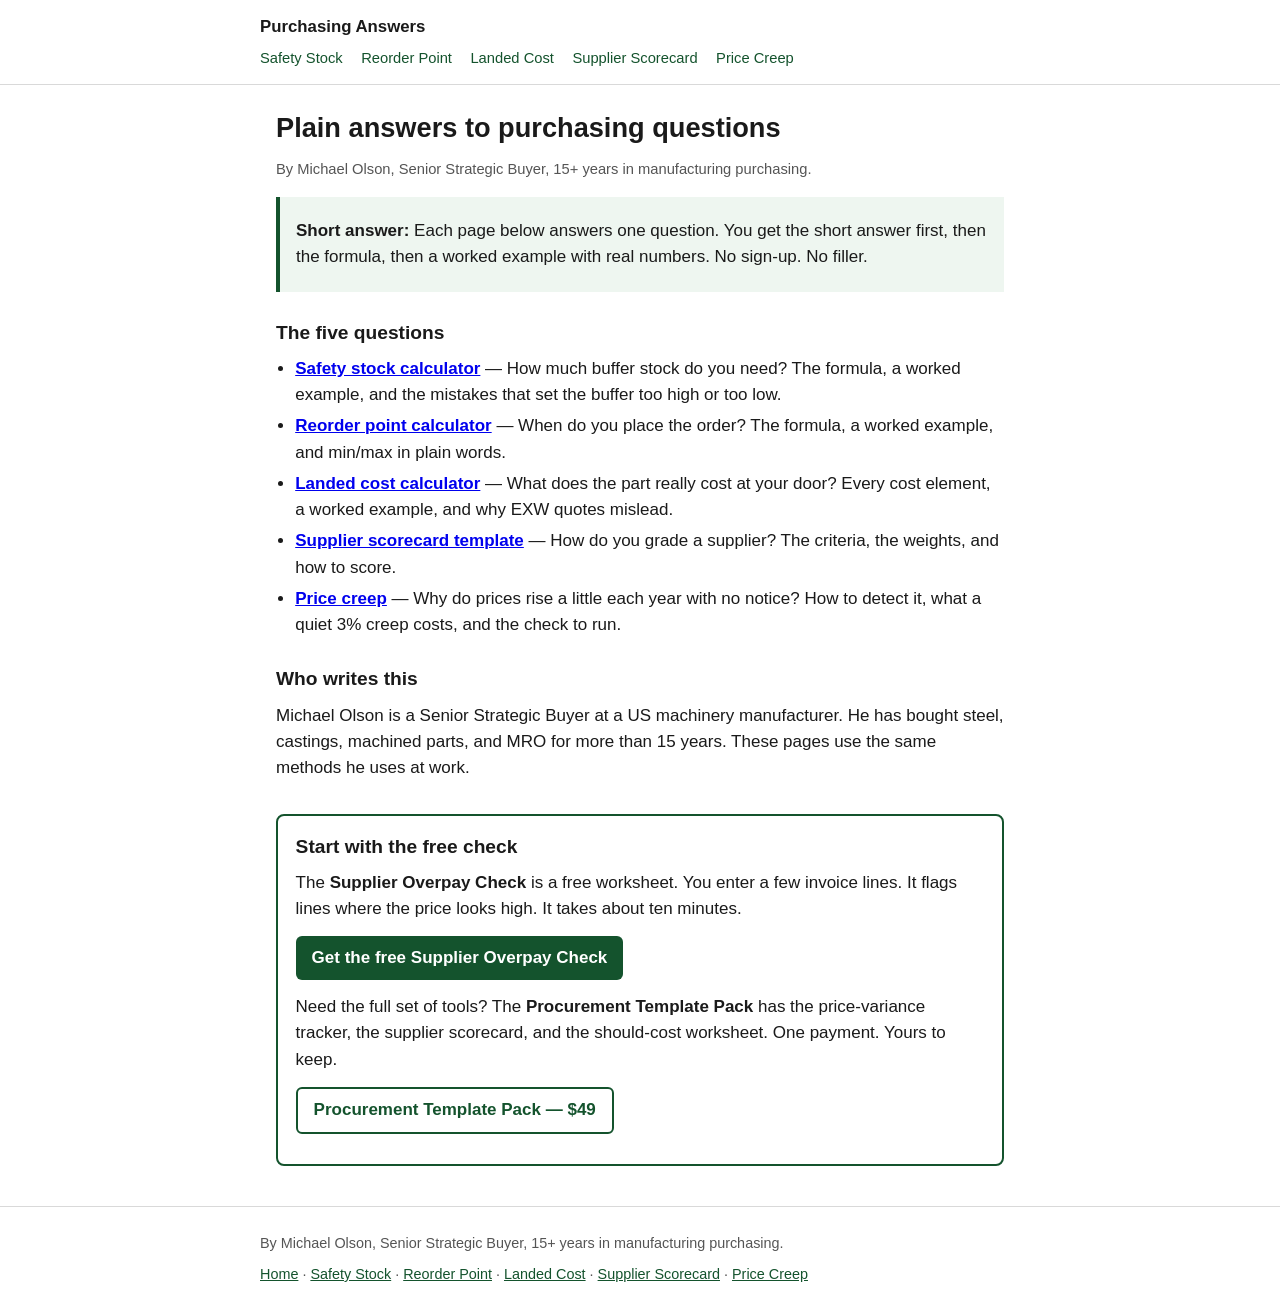
<file: index.html>
<!DOCTYPE html>
<html lang="en">
<head>
<meta charset="utf-8">
<meta name="viewport" content="width=device-width, initial-scale=1">
<title>Purchasing Answers — Safety Stock, Reorder Point, Landed Cost, Scorecards, Price Creep</title>
<meta name="description" content="Short, plain answers to common purchasing questions: safety stock, reorder point, landed cost, supplier scorecards, and price creep. Formulas and worked examples. By Michael Olson, Senior Strategic Buyer.">
<link rel="stylesheet" href="style.css">
</head>
<body>
<header class="site">
  <div class="wrap">
    <a class="brand" href="index.html">Purchasing Answers</a>
    <nav class="pages" aria-label="Pages">
      <a href="safety-stock-calculator.html">Safety Stock</a>
      <a href="reorder-point-calculator.html">Reorder Point</a>
      <a href="landed-cost-calculator.html">Landed Cost</a>
      <a href="supplier-scorecard-template.html">Supplier Scorecard</a>
      <a href="price-creep.html">Price Creep</a>
    </nav>
  </div>
</header>
<main>
  <article>
    <h1>Plain answers to purchasing questions</h1>
    <p class="byline">By Michael Olson, Senior Strategic Buyer, 15+ years in manufacturing purchasing.</p>

    <div class="short-answer">
      <p><strong>Short answer:</strong> Each page below answers one question. You get the short answer first, then the formula, then a worked example with real numbers. No sign-up. No filler.</p>
    </div>

    <h2>The five questions</h2>
    <ul>
      <li><a href="safety-stock-calculator.html"><strong>Safety stock calculator</strong></a> — How much buffer stock do you need? The formula, a worked example, and the mistakes that set the buffer too high or too low.</li>
      <li><a href="reorder-point-calculator.html"><strong>Reorder point calculator</strong></a> — When do you place the order? The formula, a worked example, and min/max in plain words.</li>
      <li><a href="landed-cost-calculator.html"><strong>Landed cost calculator</strong></a> — What does the part really cost at your door? Every cost element, a worked example, and why EXW quotes mislead.</li>
      <li><a href="supplier-scorecard-template.html"><strong>Supplier scorecard template</strong></a> — How do you grade a supplier? The criteria, the weights, and how to score.</li>
      <li><a href="price-creep.html"><strong>Price creep</strong></a> — Why do prices rise a little each year with no notice? How to detect it, what a quiet 3% creep costs, and the check to run.</li>
    </ul>

    <h2>Who writes this</h2>
    <p>Michael Olson is a Senior Strategic Buyer at a US machinery manufacturer. He has bought steel, castings, machined parts, and MRO for more than 15 years. These pages use the same methods he uses at work.</p>

    <section class="funnel" aria-label="Free check and tools">
      <h2>Start with the free check</h2>
      <p>The <strong>Supplier Overpay Check</strong> is a free worksheet. You enter a few invoice lines. It flags lines where the price looks high. It takes about ten minutes.</p>
      <p><a class="btn" href="https://darkgyft0.gumroad.com/l/supplier-overpay-check">Get the free Supplier Overpay Check</a></p>
      <p>Need the full set of tools? The <strong>Procurement Template Pack</strong> has the price-variance tracker, the supplier scorecard, and the should-cost worksheet. One payment. Yours to keep.</p>
      <p><a class="btn secondary" href="https://payhip.com/b/4yIVm">Procurement Template Pack — $49</a></p>
    </section>
  </article>
</main>
<footer class="site">
  <div class="wrap">
    <p>By Michael Olson, Senior Strategic Buyer, 15+ years in manufacturing purchasing.</p>
    <p><a href="index.html">Home</a> · <a href="safety-stock-calculator.html">Safety Stock</a> · <a href="reorder-point-calculator.html">Reorder Point</a> · <a href="landed-cost-calculator.html">Landed Cost</a> · <a href="supplier-scorecard-template.html">Supplier Scorecard</a> · <a href="price-creep.html">Price Creep</a></p>
  </div>
</footer>
</body>
</html>
</file>
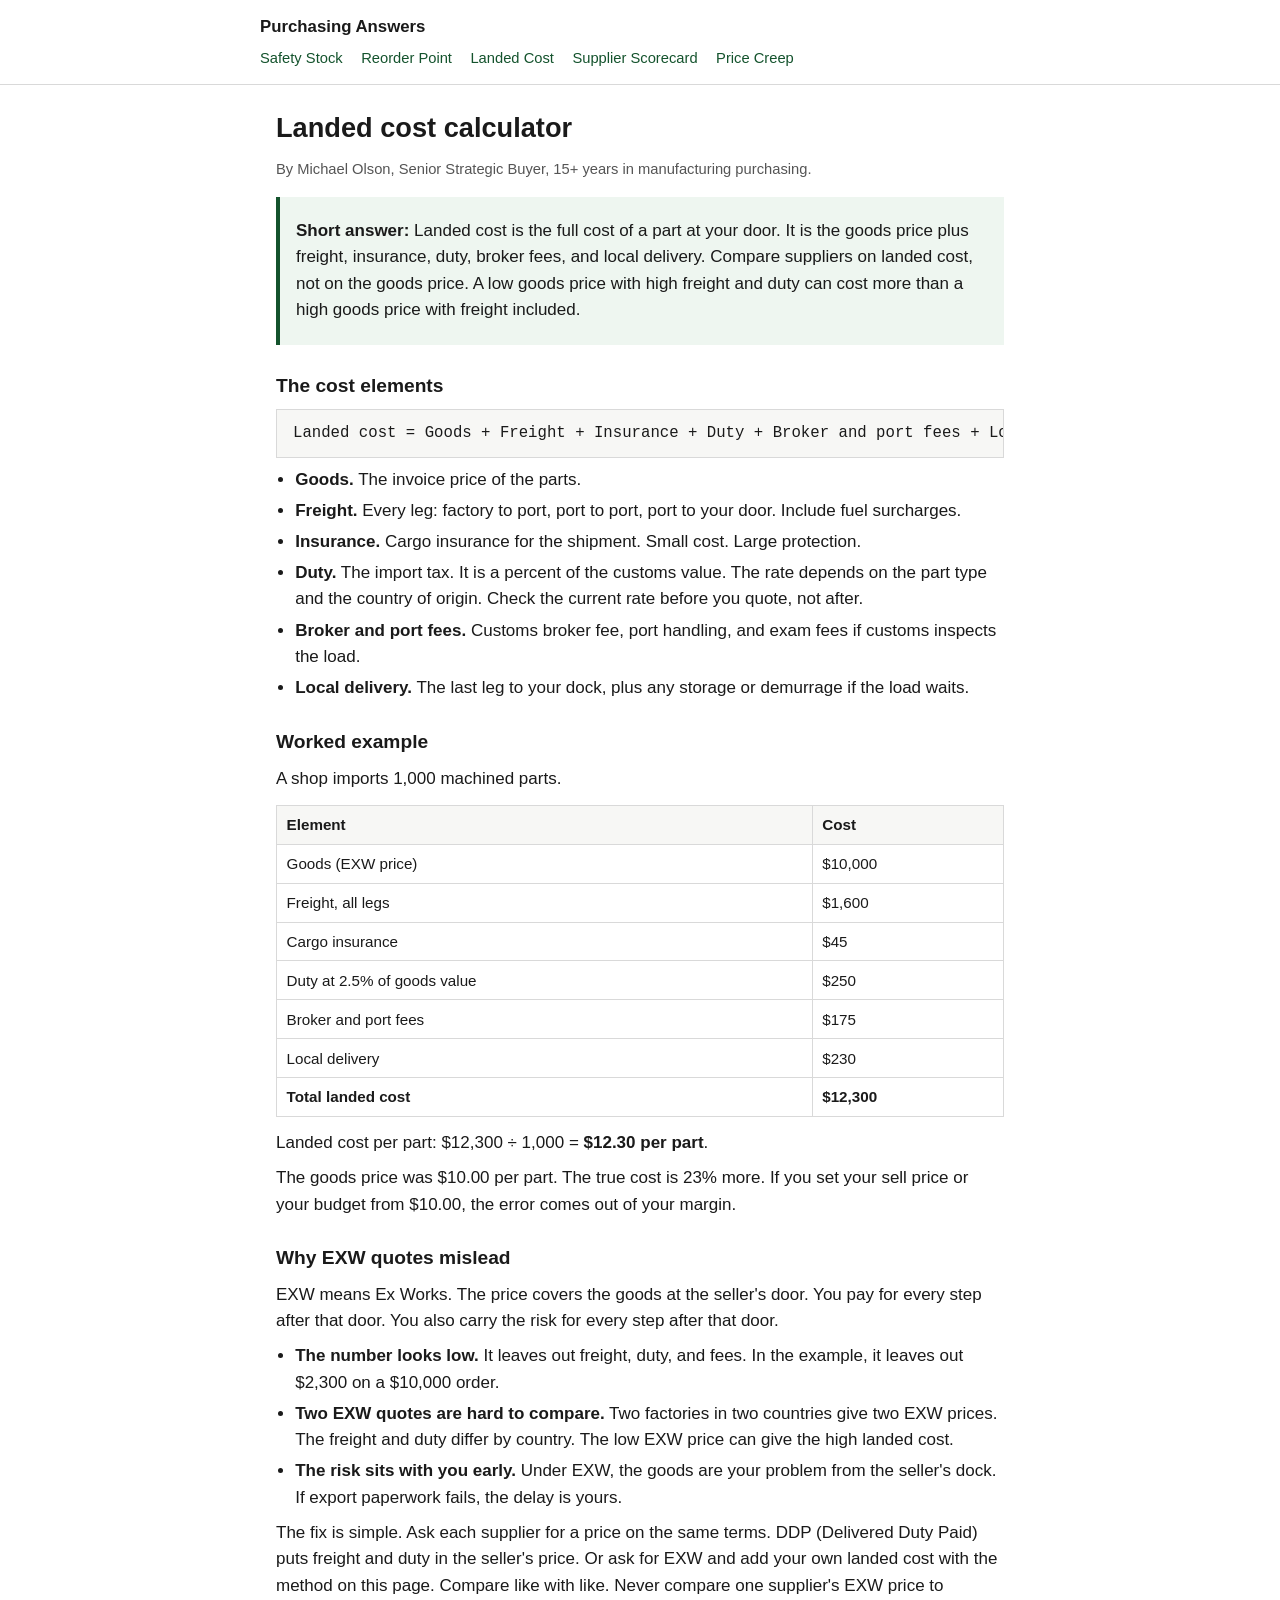
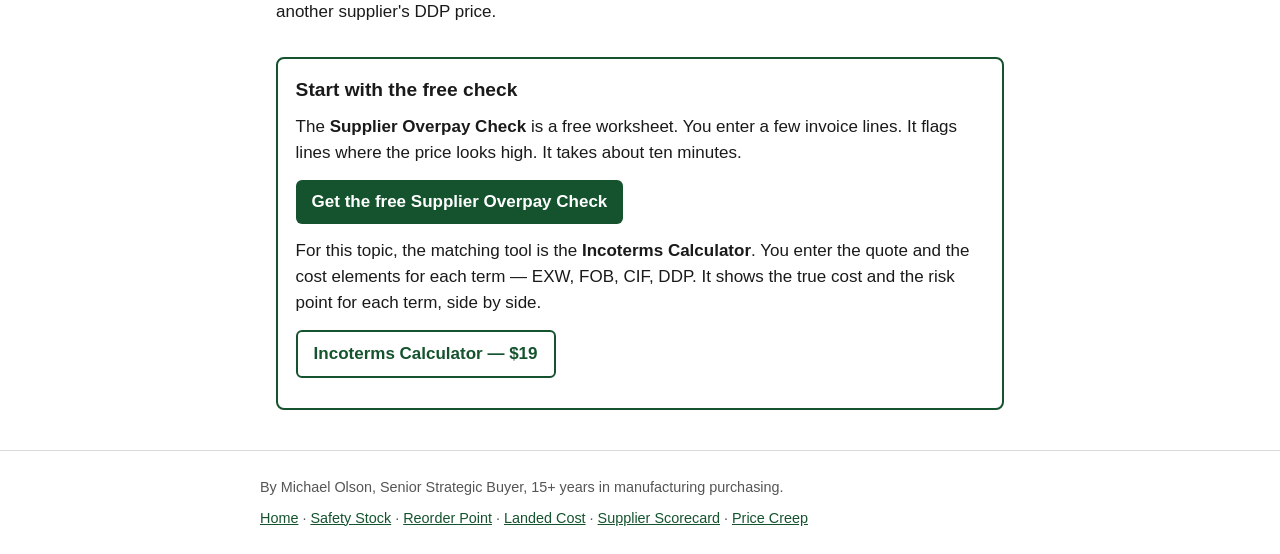
<file: landed-cost-calculator.html>
<!DOCTYPE html>
<html lang="en">
<head>
<meta charset="utf-8">
<meta name="viewport" content="width=device-width, initial-scale=1">
<title>Landed Cost Calculator — All Cost Elements and Why EXW Quotes Mislead</title>
<meta name="description" content="How to calculate landed cost: goods, freight, insurance, duty, broker fees, and local delivery. A worked example, and why a low EXW quote is not a low cost.">
<link rel="stylesheet" href="style.css">
</head>
<body>
<header class="site">
  <div class="wrap">
    <a class="brand" href="index.html">Purchasing Answers</a>
    <nav class="pages" aria-label="Pages">
      <a href="safety-stock-calculator.html">Safety Stock</a>
      <a href="reorder-point-calculator.html">Reorder Point</a>
      <a href="landed-cost-calculator.html">Landed Cost</a>
      <a href="supplier-scorecard-template.html">Supplier Scorecard</a>
      <a href="price-creep.html">Price Creep</a>
    </nav>
  </div>
</header>
<main>
  <article>
    <h1>Landed cost calculator</h1>
    <p class="byline">By Michael Olson, Senior Strategic Buyer, 15+ years in manufacturing purchasing.</p>

    <div class="short-answer">
      <p><strong>Short answer:</strong> Landed cost is the full cost of a part at your door. It is the goods price plus freight, insurance, duty, broker fees, and local delivery. Compare suppliers on landed cost, not on the goods price. A low goods price with high freight and duty can cost more than a high goods price with freight included.</p>
    </div>

    <h2>The cost elements</h2>
    <p class="formula">Landed cost = Goods + Freight + Insurance + Duty + Broker and port fees + Local delivery</p>
    <ul>
      <li><strong>Goods.</strong> The invoice price of the parts.</li>
      <li><strong>Freight.</strong> Every leg: factory to port, port to port, port to your door. Include fuel surcharges.</li>
      <li><strong>Insurance.</strong> Cargo insurance for the shipment. Small cost. Large protection.</li>
      <li><strong>Duty.</strong> The import tax. It is a percent of the customs value. The rate depends on the part type and the country of origin. Check the current rate before you quote, not after.</li>
      <li><strong>Broker and port fees.</strong> Customs broker fee, port handling, and exam fees if customs inspects the load.</li>
      <li><strong>Local delivery.</strong> The last leg to your dock, plus any storage or demurrage if the load waits.</li>
    </ul>

    <h2>Worked example</h2>
    <p>A shop imports 1,000 machined parts.</p>
    <table>
      <tr><th>Element</th><th>Cost</th></tr>
      <tr><td>Goods (EXW price)</td><td>$10,000</td></tr>
      <tr><td>Freight, all legs</td><td>$1,600</td></tr>
      <tr><td>Cargo insurance</td><td>$45</td></tr>
      <tr><td>Duty at 2.5% of goods value</td><td>$250</td></tr>
      <tr><td>Broker and port fees</td><td>$175</td></tr>
      <tr><td>Local delivery</td><td>$230</td></tr>
      <tr><td><strong>Total landed cost</strong></td><td><strong>$12,300</strong></td></tr>
    </table>
    <p>Landed cost per part: $12,300 ÷ 1,000 = <strong>$12.30 per part</strong>.</p>
    <p>The goods price was $10.00 per part. The true cost is 23% more. If you set your sell price or your budget from $10.00, the error comes out of your margin.</p>

    <h2>Why EXW quotes mislead</h2>
    <p>EXW means Ex Works. The price covers the goods at the seller's door. You pay for every step after that door. You also carry the risk for every step after that door.</p>
    <ul>
      <li><strong>The number looks low.</strong> It leaves out freight, duty, and fees. In the example, it leaves out $2,300 on a $10,000 order.</li>
      <li><strong>Two EXW quotes are hard to compare.</strong> Two factories in two countries give two EXW prices. The freight and duty differ by country. The low EXW price can give the high landed cost.</li>
      <li><strong>The risk sits with you early.</strong> Under EXW, the goods are your problem from the seller's dock. If export paperwork fails, the delay is yours.</li>
    </ul>
    <p>The fix is simple. Ask each supplier for a price on the same terms. DDP (Delivered Duty Paid) puts freight and duty in the seller's price. Or ask for EXW and add your own landed cost with the method on this page. Compare like with like. Never compare one supplier's EXW price to another supplier's DDP price.</p>

    <section class="funnel" aria-label="Free check and tools">
      <h2>Start with the free check</h2>
      <p>The <strong>Supplier Overpay Check</strong> is a free worksheet. You enter a few invoice lines. It flags lines where the price looks high. It takes about ten minutes.</p>
      <p><a class="btn" href="https://darkgyft0.gumroad.com/l/supplier-overpay-check">Get the free Supplier Overpay Check</a></p>
      <p>For this topic, the matching tool is the <strong>Incoterms Calculator</strong>. You enter the quote and the cost elements for each term — EXW, FOB, CIF, DDP. It shows the true cost and the risk point for each term, side by side.</p>
      <p><a class="btn secondary" href="https://payhip.com/b/BuqAa">Incoterms Calculator — $19</a></p>
    </section>
  </article>
</main>
<footer class="site">
  <div class="wrap">
    <p>By Michael Olson, Senior Strategic Buyer, 15+ years in manufacturing purchasing.</p>
    <p><a href="index.html">Home</a> · <a href="safety-stock-calculator.html">Safety Stock</a> · <a href="reorder-point-calculator.html">Reorder Point</a> · <a href="landed-cost-calculator.html">Landed Cost</a> · <a href="supplier-scorecard-template.html">Supplier Scorecard</a> · <a href="price-creep.html">Price Creep</a></p>
  </div>
</footer>
</body>
</html>
</file>
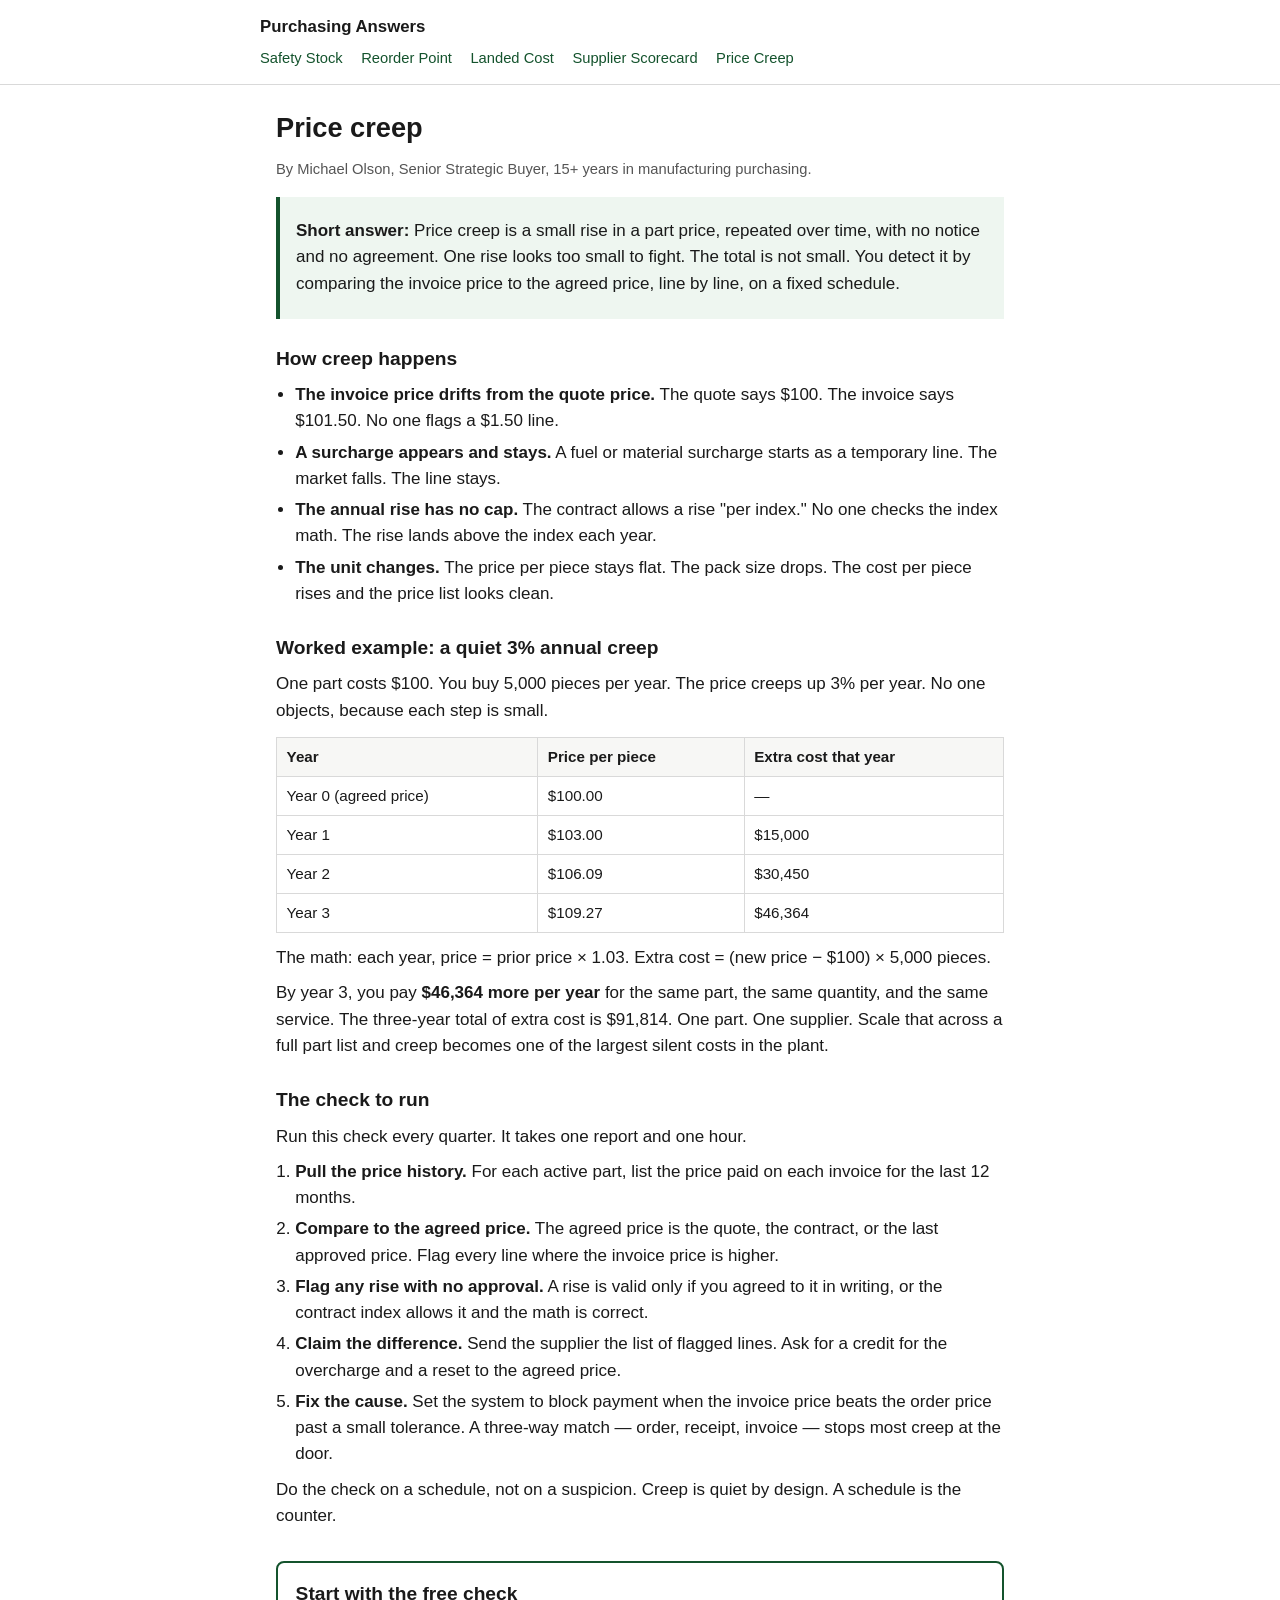
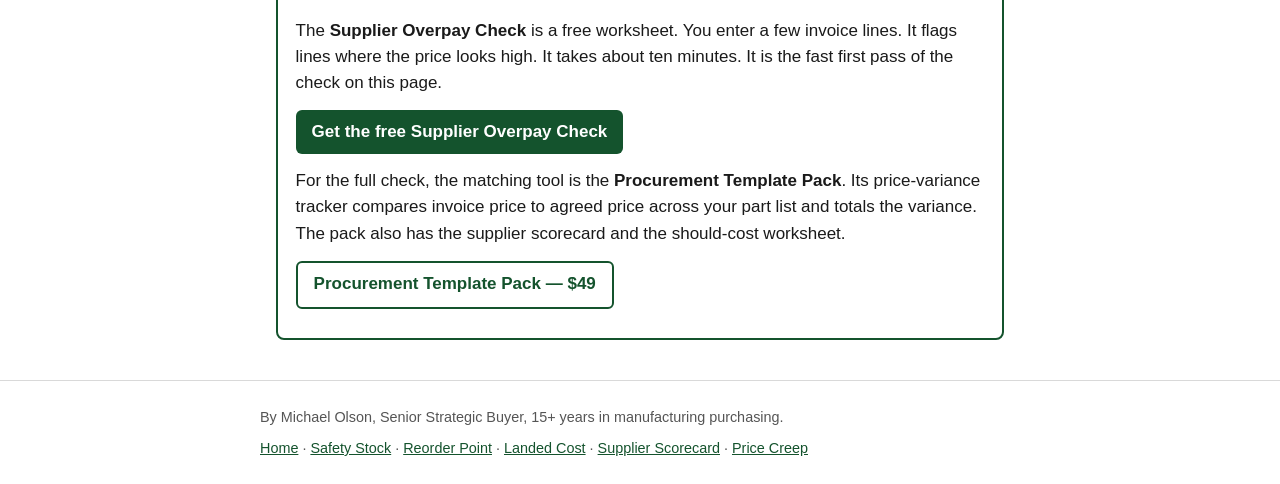
<file: price-creep.html>
<!DOCTYPE html>
<html lang="en">
<head>
<meta charset="utf-8">
<meta name="viewport" content="width=device-width, initial-scale=1">
<title>Price Creep — How to Detect It and the Check to Run</title>
<meta name="description" content="Price creep is a small price rise repeated over time with no notice. How to detect it, what a quiet 3% annual creep costs on a real part, and the quarterly check that stops it.">
<link rel="stylesheet" href="style.css">
</head>
<body>
<header class="site">
  <div class="wrap">
    <a class="brand" href="index.html">Purchasing Answers</a>
    <nav class="pages" aria-label="Pages">
      <a href="safety-stock-calculator.html">Safety Stock</a>
      <a href="reorder-point-calculator.html">Reorder Point</a>
      <a href="landed-cost-calculator.html">Landed Cost</a>
      <a href="supplier-scorecard-template.html">Supplier Scorecard</a>
      <a href="price-creep.html">Price Creep</a>
    </nav>
  </div>
</header>
<main>
  <article>
    <h1>Price creep</h1>
    <p class="byline">By Michael Olson, Senior Strategic Buyer, 15+ years in manufacturing purchasing.</p>

    <div class="short-answer">
      <p><strong>Short answer:</strong> Price creep is a small rise in a part price, repeated over time, with no notice and no agreement. One rise looks too small to fight. The total is not small. You detect it by comparing the invoice price to the agreed price, line by line, on a fixed schedule.</p>
    </div>

    <h2>How creep happens</h2>
    <ul>
      <li><strong>The invoice price drifts from the quote price.</strong> The quote says $100. The invoice says $101.50. No one flags a $1.50 line.</li>
      <li><strong>A surcharge appears and stays.</strong> A fuel or material surcharge starts as a temporary line. The market falls. The line stays.</li>
      <li><strong>The annual rise has no cap.</strong> The contract allows a rise "per index." No one checks the index math. The rise lands above the index each year.</li>
      <li><strong>The unit changes.</strong> The price per piece stays flat. The pack size drops. The cost per piece rises and the price list looks clean.</li>
    </ul>

    <h2>Worked example: a quiet 3% annual creep</h2>
    <p>One part costs $100. You buy 5,000 pieces per year. The price creeps up 3% per year. No one objects, because each step is small.</p>
    <table>
      <tr><th>Year</th><th>Price per piece</th><th>Extra cost that year</th></tr>
      <tr><td>Year 0 (agreed price)</td><td>$100.00</td><td>—</td></tr>
      <tr><td>Year 1</td><td>$103.00</td><td>$15,000</td></tr>
      <tr><td>Year 2</td><td>$106.09</td><td>$30,450</td></tr>
      <tr><td>Year 3</td><td>$109.27</td><td>$46,364</td></tr>
    </table>
    <p>The math: each year, price = prior price × 1.03. Extra cost = (new price − $100) × 5,000 pieces.</p>
    <p>By year 3, you pay <strong>$46,364 more per year</strong> for the same part, the same quantity, and the same service. The three-year total of extra cost is $91,814. One part. One supplier. Scale that across a full part list and creep becomes one of the largest silent costs in the plant.</p>

    <h2>The check to run</h2>
    <p>Run this check every quarter. It takes one report and one hour.</p>
    <ol>
      <li><strong>Pull the price history.</strong> For each active part, list the price paid on each invoice for the last 12 months.</li>
      <li><strong>Compare to the agreed price.</strong> The agreed price is the quote, the contract, or the last approved price. Flag every line where the invoice price is higher.</li>
      <li><strong>Flag any rise with no approval.</strong> A rise is valid only if you agreed to it in writing, or the contract index allows it and the math is correct.</li>
      <li><strong>Claim the difference.</strong> Send the supplier the list of flagged lines. Ask for a credit for the overcharge and a reset to the agreed price.</li>
      <li><strong>Fix the cause.</strong> Set the system to block payment when the invoice price beats the order price past a small tolerance. A three-way match — order, receipt, invoice — stops most creep at the door.</li>
    </ol>
    <p>Do the check on a schedule, not on a suspicion. Creep is quiet by design. A schedule is the counter.</p>

    <section class="funnel" aria-label="Free check and tools">
      <h2>Start with the free check</h2>
      <p>The <strong>Supplier Overpay Check</strong> is a free worksheet. You enter a few invoice lines. It flags lines where the price looks high. It takes about ten minutes. It is the fast first pass of the check on this page.</p>
      <p><a class="btn" href="https://darkgyft0.gumroad.com/l/supplier-overpay-check">Get the free Supplier Overpay Check</a></p>
      <p>For the full check, the matching tool is the <strong>Procurement Template Pack</strong>. Its price-variance tracker compares invoice price to agreed price across your part list and totals the variance. The pack also has the supplier scorecard and the should-cost worksheet.</p>
      <p><a class="btn secondary" href="https://payhip.com/b/4yIVm">Procurement Template Pack — $49</a></p>
    </section>
  </article>
</main>
<footer class="site">
  <div class="wrap">
    <p>By Michael Olson, Senior Strategic Buyer, 15+ years in manufacturing purchasing.</p>
    <p><a href="index.html">Home</a> · <a href="safety-stock-calculator.html">Safety Stock</a> · <a href="reorder-point-calculator.html">Reorder Point</a> · <a href="landed-cost-calculator.html">Landed Cost</a> · <a href="supplier-scorecard-template.html">Supplier Scorecard</a> · <a href="price-creep.html">Price Creep</a></p>
  </div>
</footer>
</body>
</html>
</file>
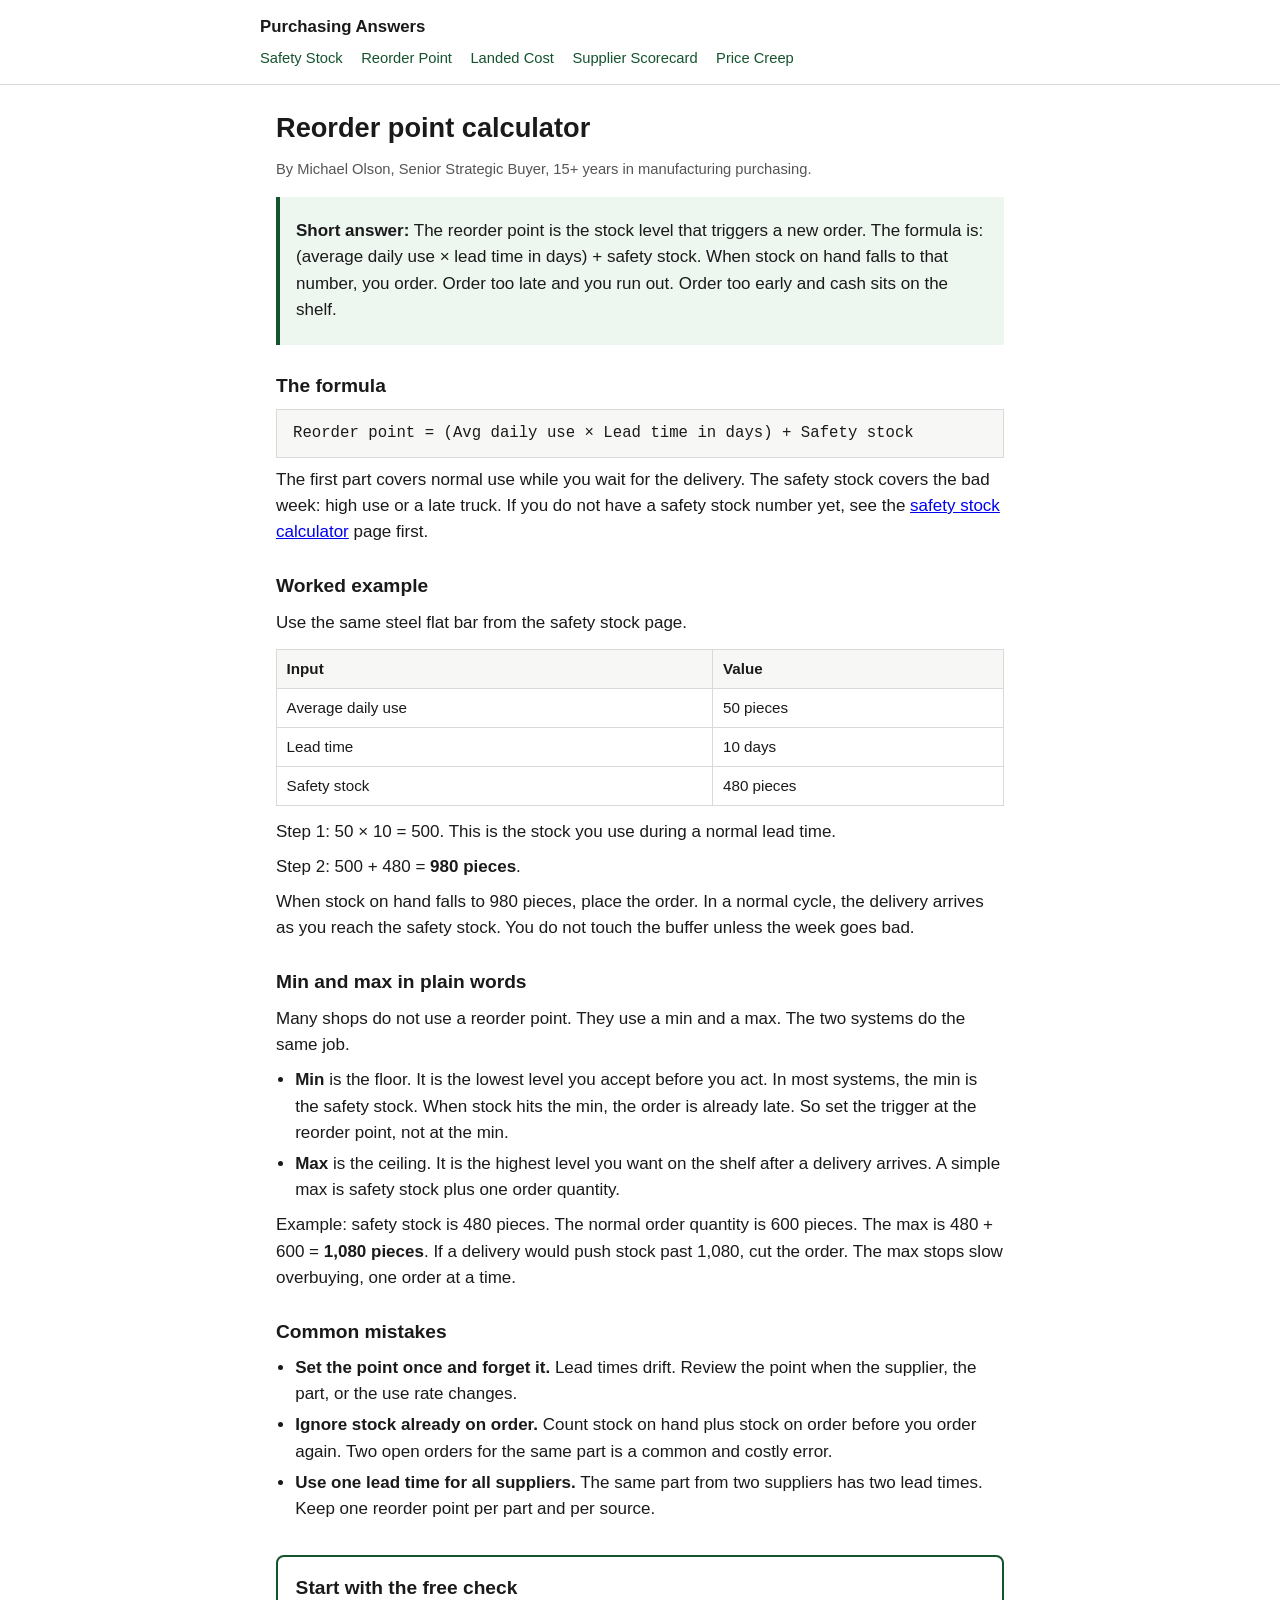
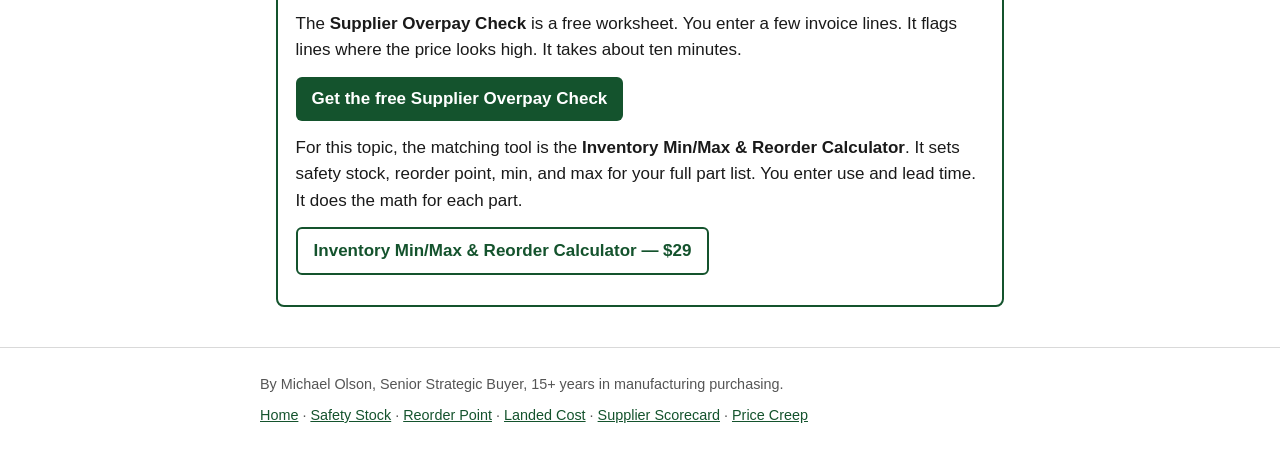
<file: reorder-point-calculator.html>
<!DOCTYPE html>
<html lang="en">
<head>
<meta charset="utf-8">
<meta name="viewport" content="width=device-width, initial-scale=1">
<title>Reorder Point Calculator — Formula, Example, and Min/Max in Plain Words</title>
<meta name="description" content="How to calculate the reorder point: average daily use times lead time, plus safety stock. A worked example, and min and max levels in plain words.">
<link rel="stylesheet" href="style.css">
</head>
<body>
<header class="site">
  <div class="wrap">
    <a class="brand" href="index.html">Purchasing Answers</a>
    <nav class="pages" aria-label="Pages">
      <a href="safety-stock-calculator.html">Safety Stock</a>
      <a href="reorder-point-calculator.html">Reorder Point</a>
      <a href="landed-cost-calculator.html">Landed Cost</a>
      <a href="supplier-scorecard-template.html">Supplier Scorecard</a>
      <a href="price-creep.html">Price Creep</a>
    </nav>
  </div>
</header>
<main>
  <article>
    <h1>Reorder point calculator</h1>
    <p class="byline">By Michael Olson, Senior Strategic Buyer, 15+ years in manufacturing purchasing.</p>

    <div class="short-answer">
      <p><strong>Short answer:</strong> The reorder point is the stock level that triggers a new order. The formula is: (average daily use × lead time in days) + safety stock. When stock on hand falls to that number, you order. Order too late and you run out. Order too early and cash sits on the shelf.</p>
    </div>

    <h2>The formula</h2>
    <p class="formula">Reorder point = (Avg daily use × Lead time in days) + Safety stock</p>
    <p>The first part covers normal use while you wait for the delivery. The safety stock covers the bad week: high use or a late truck. If you do not have a safety stock number yet, see the <a href="safety-stock-calculator.html">safety stock calculator</a> page first.</p>

    <h2>Worked example</h2>
    <p>Use the same steel flat bar from the safety stock page.</p>
    <table>
      <tr><th>Input</th><th>Value</th></tr>
      <tr><td>Average daily use</td><td>50 pieces</td></tr>
      <tr><td>Lead time</td><td>10 days</td></tr>
      <tr><td>Safety stock</td><td>480 pieces</td></tr>
    </table>
    <p>Step 1: 50 × 10 = 500. This is the stock you use during a normal lead time.</p>
    <p>Step 2: 500 + 480 = <strong>980 pieces</strong>.</p>
    <p>When stock on hand falls to 980 pieces, place the order. In a normal cycle, the delivery arrives as you reach the safety stock. You do not touch the buffer unless the week goes bad.</p>

    <h2>Min and max in plain words</h2>
    <p>Many shops do not use a reorder point. They use a min and a max. The two systems do the same job.</p>
    <ul>
      <li><strong>Min</strong> is the floor. It is the lowest level you accept before you act. In most systems, the min is the safety stock. When stock hits the min, the order is already late. So set the trigger at the reorder point, not at the min.</li>
      <li><strong>Max</strong> is the ceiling. It is the highest level you want on the shelf after a delivery arrives. A simple max is safety stock plus one order quantity.</li>
    </ul>
    <p>Example: safety stock is 480 pieces. The normal order quantity is 600 pieces. The max is 480 + 600 = <strong>1,080 pieces</strong>. If a delivery would push stock past 1,080, cut the order. The max stops slow overbuying, one order at a time.</p>

    <h2>Common mistakes</h2>
    <ul>
      <li><strong>Set the point once and forget it.</strong> Lead times drift. Review the point when the supplier, the part, or the use rate changes.</li>
      <li><strong>Ignore stock already on order.</strong> Count stock on hand plus stock on order before you order again. Two open orders for the same part is a common and costly error.</li>
      <li><strong>Use one lead time for all suppliers.</strong> The same part from two suppliers has two lead times. Keep one reorder point per part and per source.</li>
    </ul>

    <section class="funnel" aria-label="Free check and tools">
      <h2>Start with the free check</h2>
      <p>The <strong>Supplier Overpay Check</strong> is a free worksheet. You enter a few invoice lines. It flags lines where the price looks high. It takes about ten minutes.</p>
      <p><a class="btn" href="https://darkgyft0.gumroad.com/l/supplier-overpay-check">Get the free Supplier Overpay Check</a></p>
      <p>For this topic, the matching tool is the <strong>Inventory Min/Max &amp; Reorder Calculator</strong>. It sets safety stock, reorder point, min, and max for your full part list. You enter use and lead time. It does the math for each part.</p>
      <p><a class="btn secondary" href="https://payhip.com/b/I5LpV">Inventory Min/Max &amp; Reorder Calculator — $29</a></p>
    </section>
  </article>
</main>
<footer class="site">
  <div class="wrap">
    <p>By Michael Olson, Senior Strategic Buyer, 15+ years in manufacturing purchasing.</p>
    <p><a href="index.html">Home</a> · <a href="safety-stock-calculator.html">Safety Stock</a> · <a href="reorder-point-calculator.html">Reorder Point</a> · <a href="landed-cost-calculator.html">Landed Cost</a> · <a href="supplier-scorecard-template.html">Supplier Scorecard</a> · <a href="price-creep.html">Price Creep</a></p>
  </div>
</footer>
</body>
</html>
</file>
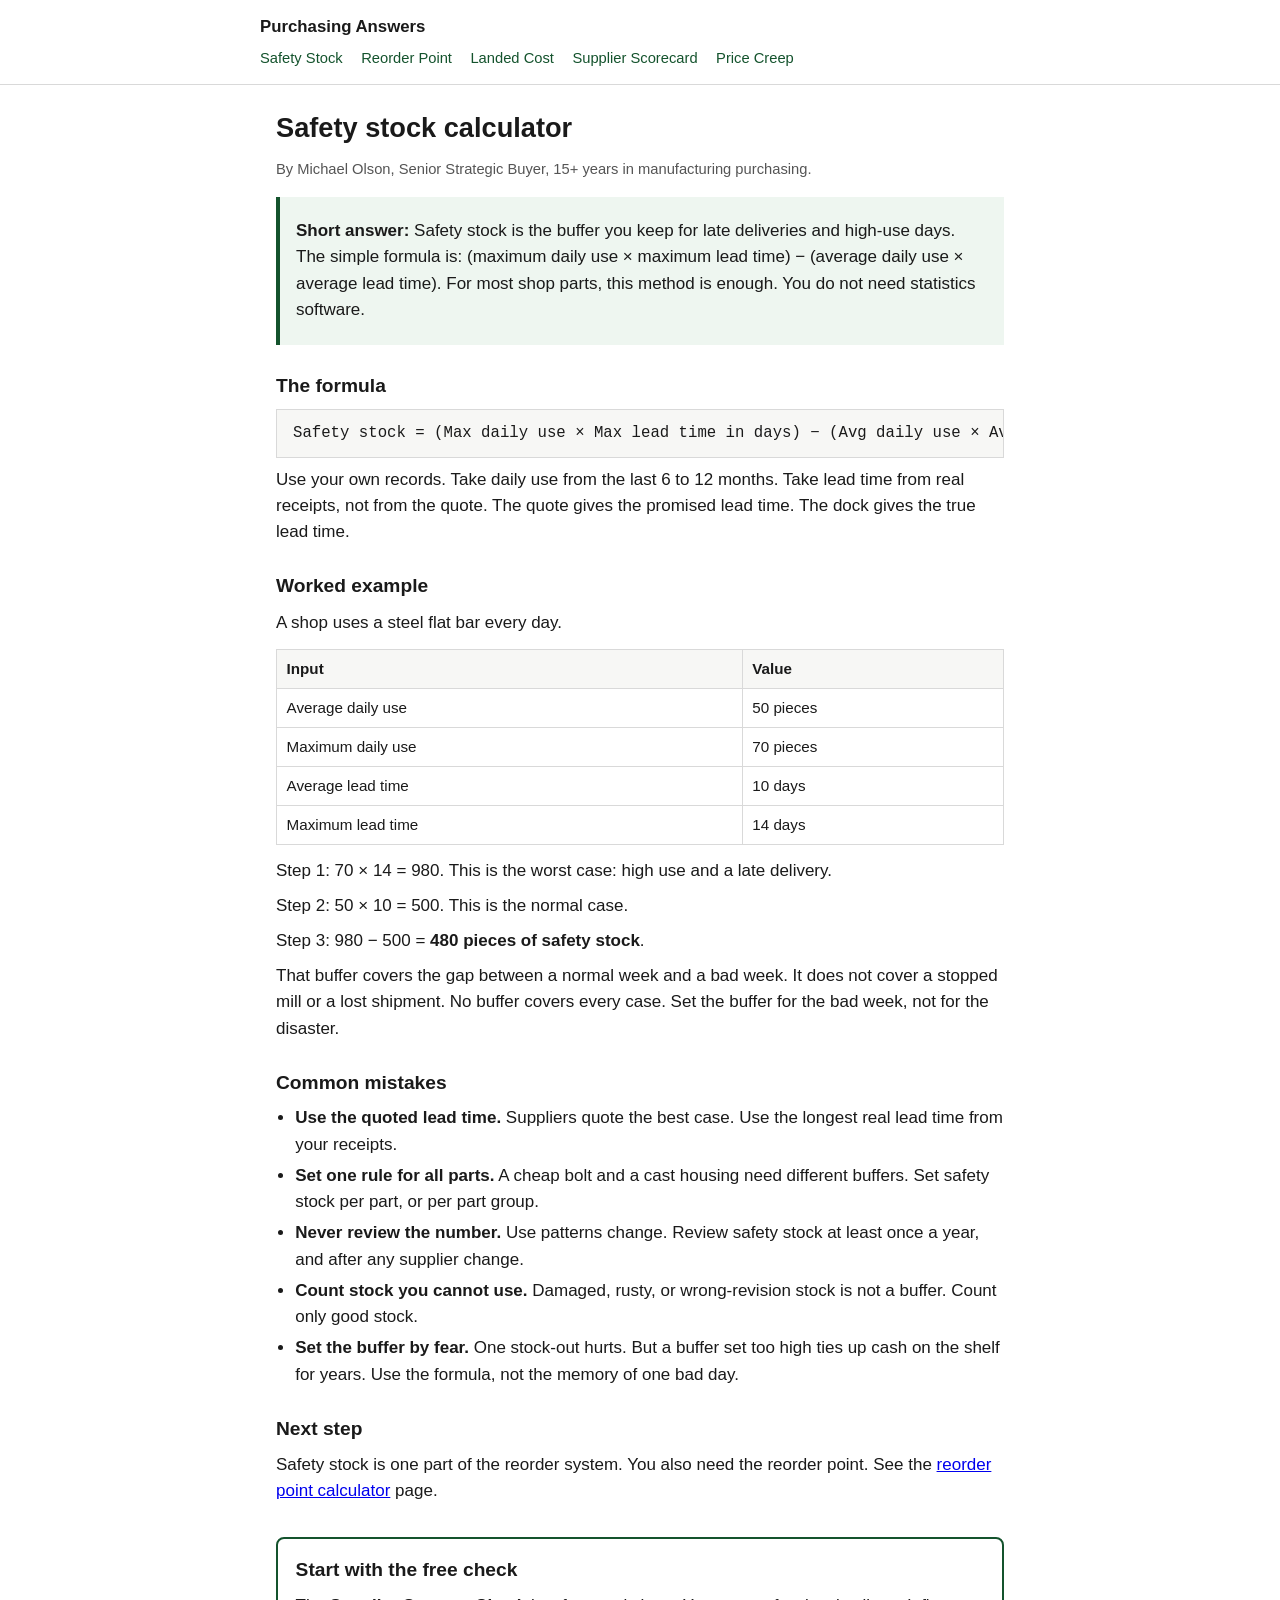
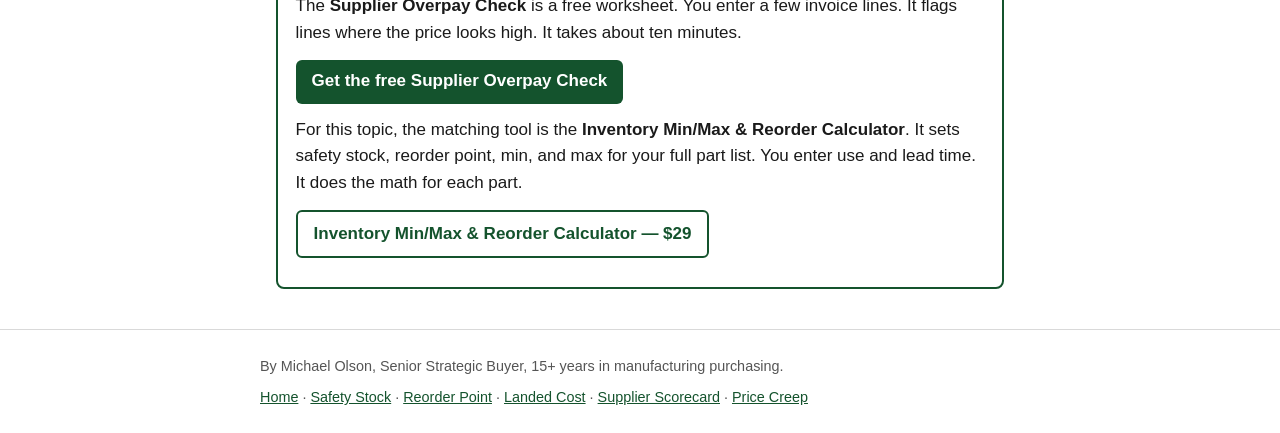
<file: safety-stock-calculator.html>
<!DOCTYPE html>
<html lang="en">
<head>
<meta charset="utf-8">
<meta name="viewport" content="width=device-width, initial-scale=1">
<title>Safety Stock Calculator — Formula and Worked Example</title>
<meta name="description" content="How to calculate safety stock: the simple formula, a worked example with real numbers, and the common mistakes that set buffer stock too high or too low.">
<link rel="stylesheet" href="style.css">
</head>
<body>
<header class="site">
  <div class="wrap">
    <a class="brand" href="index.html">Purchasing Answers</a>
    <nav class="pages" aria-label="Pages">
      <a href="safety-stock-calculator.html">Safety Stock</a>
      <a href="reorder-point-calculator.html">Reorder Point</a>
      <a href="landed-cost-calculator.html">Landed Cost</a>
      <a href="supplier-scorecard-template.html">Supplier Scorecard</a>
      <a href="price-creep.html">Price Creep</a>
    </nav>
  </div>
</header>
<main>
  <article>
    <h1>Safety stock calculator</h1>
    <p class="byline">By Michael Olson, Senior Strategic Buyer, 15+ years in manufacturing purchasing.</p>

    <div class="short-answer">
      <p><strong>Short answer:</strong> Safety stock is the buffer you keep for late deliveries and high-use days. The simple formula is: (maximum daily use × maximum lead time) − (average daily use × average lead time). For most shop parts, this method is enough. You do not need statistics software.</p>
    </div>

    <h2>The formula</h2>
    <p class="formula">Safety stock = (Max daily use × Max lead time in days) − (Avg daily use × Avg lead time in days)</p>
    <p>Use your own records. Take daily use from the last 6 to 12 months. Take lead time from real receipts, not from the quote. The quote gives the promised lead time. The dock gives the true lead time.</p>

    <h2>Worked example</h2>
    <p>A shop uses a steel flat bar every day.</p>
    <table>
      <tr><th>Input</th><th>Value</th></tr>
      <tr><td>Average daily use</td><td>50 pieces</td></tr>
      <tr><td>Maximum daily use</td><td>70 pieces</td></tr>
      <tr><td>Average lead time</td><td>10 days</td></tr>
      <tr><td>Maximum lead time</td><td>14 days</td></tr>
    </table>
    <p>Step 1: 70 × 14 = 980. This is the worst case: high use and a late delivery.</p>
    <p>Step 2: 50 × 10 = 500. This is the normal case.</p>
    <p>Step 3: 980 − 500 = <strong>480 pieces of safety stock</strong>.</p>
    <p>That buffer covers the gap between a normal week and a bad week. It does not cover a stopped mill or a lost shipment. No buffer covers every case. Set the buffer for the bad week, not for the disaster.</p>

    <h2>Common mistakes</h2>
    <ul>
      <li><strong>Use the quoted lead time.</strong> Suppliers quote the best case. Use the longest real lead time from your receipts.</li>
      <li><strong>Set one rule for all parts.</strong> A cheap bolt and a cast housing need different buffers. Set safety stock per part, or per part group.</li>
      <li><strong>Never review the number.</strong> Use patterns change. Review safety stock at least once a year, and after any supplier change.</li>
      <li><strong>Count stock you cannot use.</strong> Damaged, rusty, or wrong-revision stock is not a buffer. Count only good stock.</li>
      <li><strong>Set the buffer by fear.</strong> One stock-out hurts. But a buffer set too high ties up cash on the shelf for years. Use the formula, not the memory of one bad day.</li>
    </ul>

    <h2>Next step</h2>
    <p>Safety stock is one part of the reorder system. You also need the reorder point. See the <a href="reorder-point-calculator.html">reorder point calculator</a> page.</p>

    <section class="funnel" aria-label="Free check and tools">
      <h2>Start with the free check</h2>
      <p>The <strong>Supplier Overpay Check</strong> is a free worksheet. You enter a few invoice lines. It flags lines where the price looks high. It takes about ten minutes.</p>
      <p><a class="btn" href="https://darkgyft0.gumroad.com/l/supplier-overpay-check">Get the free Supplier Overpay Check</a></p>
      <p>For this topic, the matching tool is the <strong>Inventory Min/Max &amp; Reorder Calculator</strong>. It sets safety stock, reorder point, min, and max for your full part list. You enter use and lead time. It does the math for each part.</p>
      <p><a class="btn secondary" href="https://payhip.com/b/I5LpV">Inventory Min/Max &amp; Reorder Calculator — $29</a></p>
    </section>
  </article>
</main>
<footer class="site">
  <div class="wrap">
    <p>By Michael Olson, Senior Strategic Buyer, 15+ years in manufacturing purchasing.</p>
    <p><a href="index.html">Home</a> · <a href="safety-stock-calculator.html">Safety Stock</a> · <a href="reorder-point-calculator.html">Reorder Point</a> · <a href="landed-cost-calculator.html">Landed Cost</a> · <a href="supplier-scorecard-template.html">Supplier Scorecard</a> · <a href="price-creep.html">Price Creep</a></p>
  </div>
</footer>
</body>
</html>
</file>
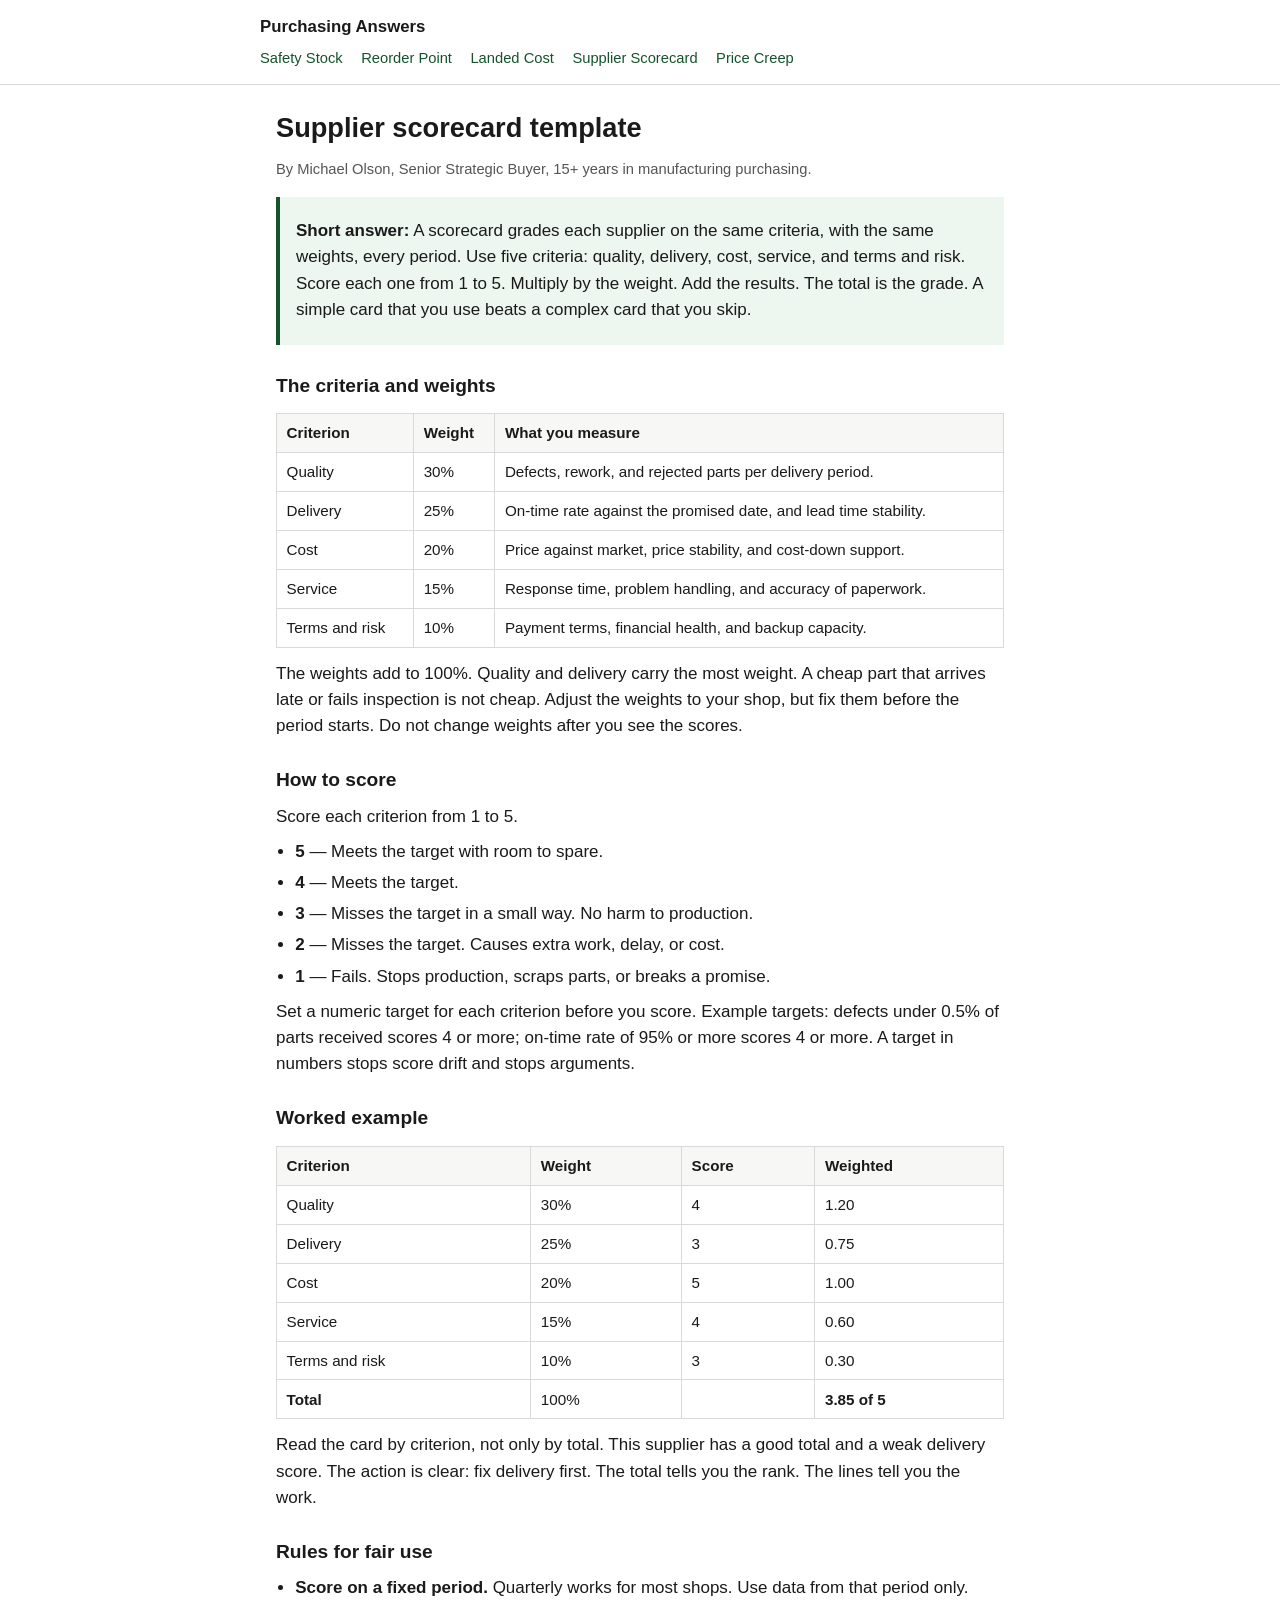
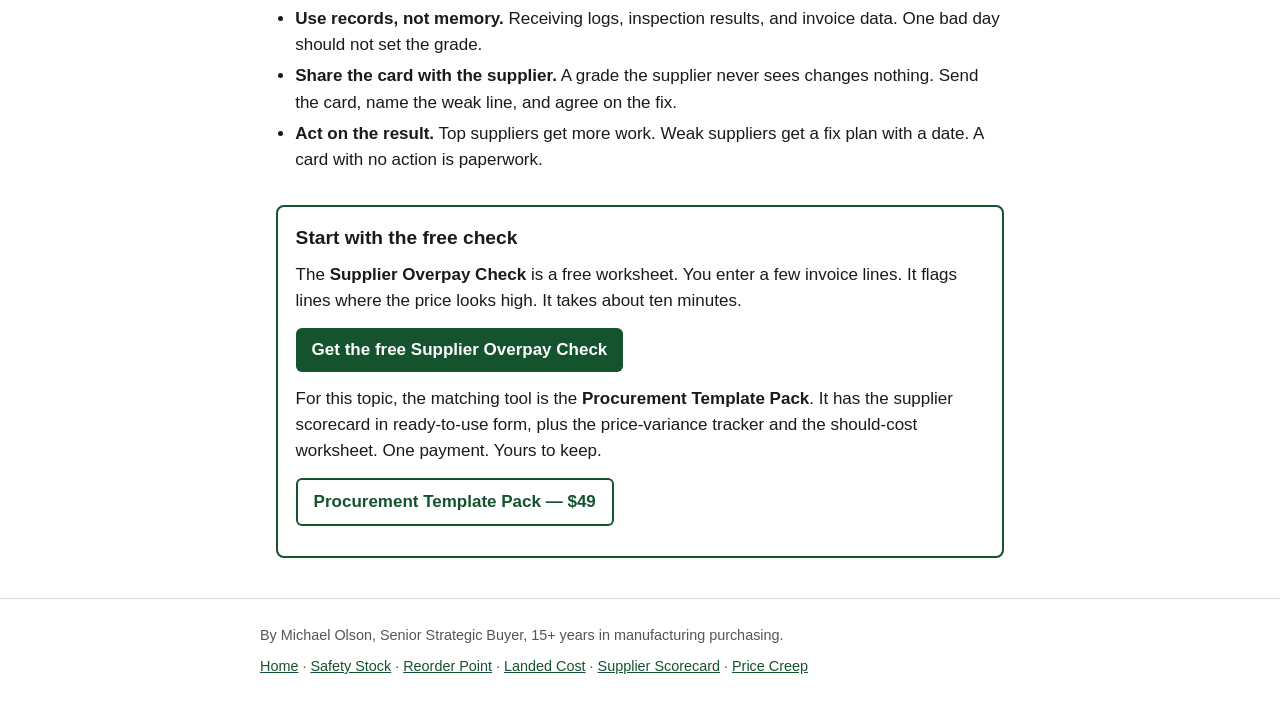
<file: supplier-scorecard-template.html>
<!DOCTYPE html>
<html lang="en">
<head>
<meta charset="utf-8">
<meta name="viewport" content="width=device-width, initial-scale=1">
<title>Supplier Scorecard Template — Criteria, Weights, and How to Score</title>
<meta name="description" content="A simple supplier scorecard: five criteria, clear weights, and a 1-to-5 scoring method. A worked example and rules for fair, repeatable supplier grades.">
<link rel="stylesheet" href="style.css">
</head>
<body>
<header class="site">
  <div class="wrap">
    <a class="brand" href="index.html">Purchasing Answers</a>
    <nav class="pages" aria-label="Pages">
      <a href="safety-stock-calculator.html">Safety Stock</a>
      <a href="reorder-point-calculator.html">Reorder Point</a>
      <a href="landed-cost-calculator.html">Landed Cost</a>
      <a href="supplier-scorecard-template.html">Supplier Scorecard</a>
      <a href="price-creep.html">Price Creep</a>
    </nav>
  </div>
</header>
<main>
  <article>
    <h1>Supplier scorecard template</h1>
    <p class="byline">By Michael Olson, Senior Strategic Buyer, 15+ years in manufacturing purchasing.</p>

    <div class="short-answer">
      <p><strong>Short answer:</strong> A scorecard grades each supplier on the same criteria, with the same weights, every period. Use five criteria: quality, delivery, cost, service, and terms and risk. Score each one from 1 to 5. Multiply by the weight. Add the results. The total is the grade. A simple card that you use beats a complex card that you skip.</p>
    </div>

    <h2>The criteria and weights</h2>
    <table>
      <tr><th>Criterion</th><th>Weight</th><th>What you measure</th></tr>
      <tr><td>Quality</td><td>30%</td><td>Defects, rework, and rejected parts per delivery period.</td></tr>
      <tr><td>Delivery</td><td>25%</td><td>On-time rate against the promised date, and lead time stability.</td></tr>
      <tr><td>Cost</td><td>20%</td><td>Price against market, price stability, and cost-down support.</td></tr>
      <tr><td>Service</td><td>15%</td><td>Response time, problem handling, and accuracy of paperwork.</td></tr>
      <tr><td>Terms and risk</td><td>10%</td><td>Payment terms, financial health, and backup capacity.</td></tr>
    </table>
    <p>The weights add to 100%. Quality and delivery carry the most weight. A cheap part that arrives late or fails inspection is not cheap. Adjust the weights to your shop, but fix them before the period starts. Do not change weights after you see the scores.</p>

    <h2>How to score</h2>
    <p>Score each criterion from 1 to 5.</p>
    <ul>
      <li><strong>5</strong> — Meets the target with room to spare.</li>
      <li><strong>4</strong> — Meets the target.</li>
      <li><strong>3</strong> — Misses the target in a small way. No harm to production.</li>
      <li><strong>2</strong> — Misses the target. Causes extra work, delay, or cost.</li>
      <li><strong>1</strong> — Fails. Stops production, scraps parts, or breaks a promise.</li>
    </ul>
    <p>Set a numeric target for each criterion before you score. Example targets: defects under 0.5% of parts received scores 4 or more; on-time rate of 95% or more scores 4 or more. A target in numbers stops score drift and stops arguments.</p>

    <h2>Worked example</h2>
    <table>
      <tr><th>Criterion</th><th>Weight</th><th>Score</th><th>Weighted</th></tr>
      <tr><td>Quality</td><td>30%</td><td>4</td><td>1.20</td></tr>
      <tr><td>Delivery</td><td>25%</td><td>3</td><td>0.75</td></tr>
      <tr><td>Cost</td><td>20%</td><td>5</td><td>1.00</td></tr>
      <tr><td>Service</td><td>15%</td><td>4</td><td>0.60</td></tr>
      <tr><td>Terms and risk</td><td>10%</td><td>3</td><td>0.30</td></tr>
      <tr><td><strong>Total</strong></td><td>100%</td><td></td><td><strong>3.85 of 5</strong></td></tr>
    </table>
    <p>Read the card by criterion, not only by total. This supplier has a good total and a weak delivery score. The action is clear: fix delivery first. The total tells you the rank. The lines tell you the work.</p>

    <h2>Rules for fair use</h2>
    <ul>
      <li><strong>Score on a fixed period.</strong> Quarterly works for most shops. Use data from that period only.</li>
      <li><strong>Use records, not memory.</strong> Receiving logs, inspection results, and invoice data. One bad day should not set the grade.</li>
      <li><strong>Share the card with the supplier.</strong> A grade the supplier never sees changes nothing. Send the card, name the weak line, and agree on the fix.</li>
      <li><strong>Act on the result.</strong> Top suppliers get more work. Weak suppliers get a fix plan with a date. A card with no action is paperwork.</li>
    </ul>

    <section class="funnel" aria-label="Free check and tools">
      <h2>Start with the free check</h2>
      <p>The <strong>Supplier Overpay Check</strong> is a free worksheet. You enter a few invoice lines. It flags lines where the price looks high. It takes about ten minutes.</p>
      <p><a class="btn" href="https://darkgyft0.gumroad.com/l/supplier-overpay-check">Get the free Supplier Overpay Check</a></p>
      <p>For this topic, the matching tool is the <strong>Procurement Template Pack</strong>. It has the supplier scorecard in ready-to-use form, plus the price-variance tracker and the should-cost worksheet. One payment. Yours to keep.</p>
      <p><a class="btn secondary" href="https://payhip.com/b/4yIVm">Procurement Template Pack — $49</a></p>
    </section>
  </article>
</main>
<footer class="site">
  <div class="wrap">
    <p>By Michael Olson, Senior Strategic Buyer, 15+ years in manufacturing purchasing.</p>
    <p><a href="index.html">Home</a> · <a href="safety-stock-calculator.html">Safety Stock</a> · <a href="reorder-point-calculator.html">Reorder Point</a> · <a href="landed-cost-calculator.html">Landed Cost</a> · <a href="supplier-scorecard-template.html">Supplier Scorecard</a> · <a href="price-creep.html">Price Creep</a></p>
  </div>
</footer>
</body>
</html>
</file>
<file: style.css>
/* Shared style for the search-answer pages. Plain CSS. No dependencies. */

:root {
  --ink: #1a1a1a;
  --muted: #555;
  --accent: #14532d;
  --accent-bg: #eef6f0;
  --line: #d9d9d9;
  --card: #f7f7f5;
}

* { box-sizing: border-box; }

body {
  margin: 0;
  font-family: -apple-system, "Segoe UI", Roboto, Helvetica, Arial, sans-serif;
  color: var(--ink);
  line-height: 1.55;
  font-size: 17px;
}

header.site {
  border-bottom: 1px solid var(--line);
  padding: 0.9rem 1rem;
}

header.site .wrap,
main,
footer.site .wrap {
  max-width: 760px;
  margin: 0 auto;
}

.brand {
  font-weight: 700;
  font-size: 1.05rem;
  color: var(--ink);
  text-decoration: none;
}

nav.pages {
  margin-top: 0.4rem;
  font-size: 0.92rem;
}

nav.pages a {
  color: var(--accent);
  text-decoration: none;
  margin-right: 0.9rem;
  white-space: nowrap;
}

nav.pages a:hover { text-decoration: underline; }

main { padding: 1.2rem 1rem 2rem; }

h1 { font-size: 1.7rem; line-height: 1.25; margin: 0.4rem 0 0.8rem; }
h2 { font-size: 1.2rem; margin: 1.6rem 0 0.5rem; }
p { margin: 0.55rem 0; }
ul, ol { margin: 0.5rem 0 0.5rem 1.2rem; padding: 0; }
li { margin: 0.3rem 0; }

.short-answer {
  background: var(--accent-bg);
  border-left: 4px solid var(--accent);
  padding: 0.8rem 1rem;
  margin: 1rem 0;
}

.formula {
  background: var(--card);
  border: 1px solid var(--line);
  padding: 0.7rem 1rem;
  font-family: ui-monospace, "SF Mono", Consolas, monospace;
  font-size: 0.98rem;
  overflow-x: auto;
  white-space: nowrap;
}

table {
  border-collapse: collapse;
  width: 100%;
  margin: 0.8rem 0;
  font-size: 0.95rem;
}

th, td {
  border: 1px solid var(--line);
  padding: 0.45rem 0.6rem;
  text-align: left;
}

th { background: var(--card); }

.funnel {
  border: 2px solid var(--accent);
  border-radius: 8px;
  padding: 1rem 1.1rem;
  margin: 2rem 0 0.5rem;
  background: #fff;
}

.funnel h2 { margin-top: 0; }

.funnel a.btn {
  display: inline-block;
  background: var(--accent);
  color: #fff;
  text-decoration: none;
  padding: 0.55rem 1rem;
  border-radius: 6px;
  margin: 0.3rem 0.4rem 0.3rem 0;
  font-weight: 600;
}

.funnel a.btn.secondary {
  background: #fff;
  color: var(--accent);
  border: 2px solid var(--accent);
}

.byline {
  color: var(--muted);
  font-size: 0.92rem;
  margin-top: 0.2rem;
}

footer.site {
  border-top: 1px solid var(--line);
  padding: 1rem;
  color: var(--muted);
  font-size: 0.9rem;
}

footer.site a { color: var(--accent); }

@media (max-width: 560px) {
  body { font-size: 16px; }
  h1 { font-size: 1.45rem; }
  nav.pages a { display: inline-block; margin-bottom: 0.25rem; }
  .formula { white-space: normal; }
}
</file>
